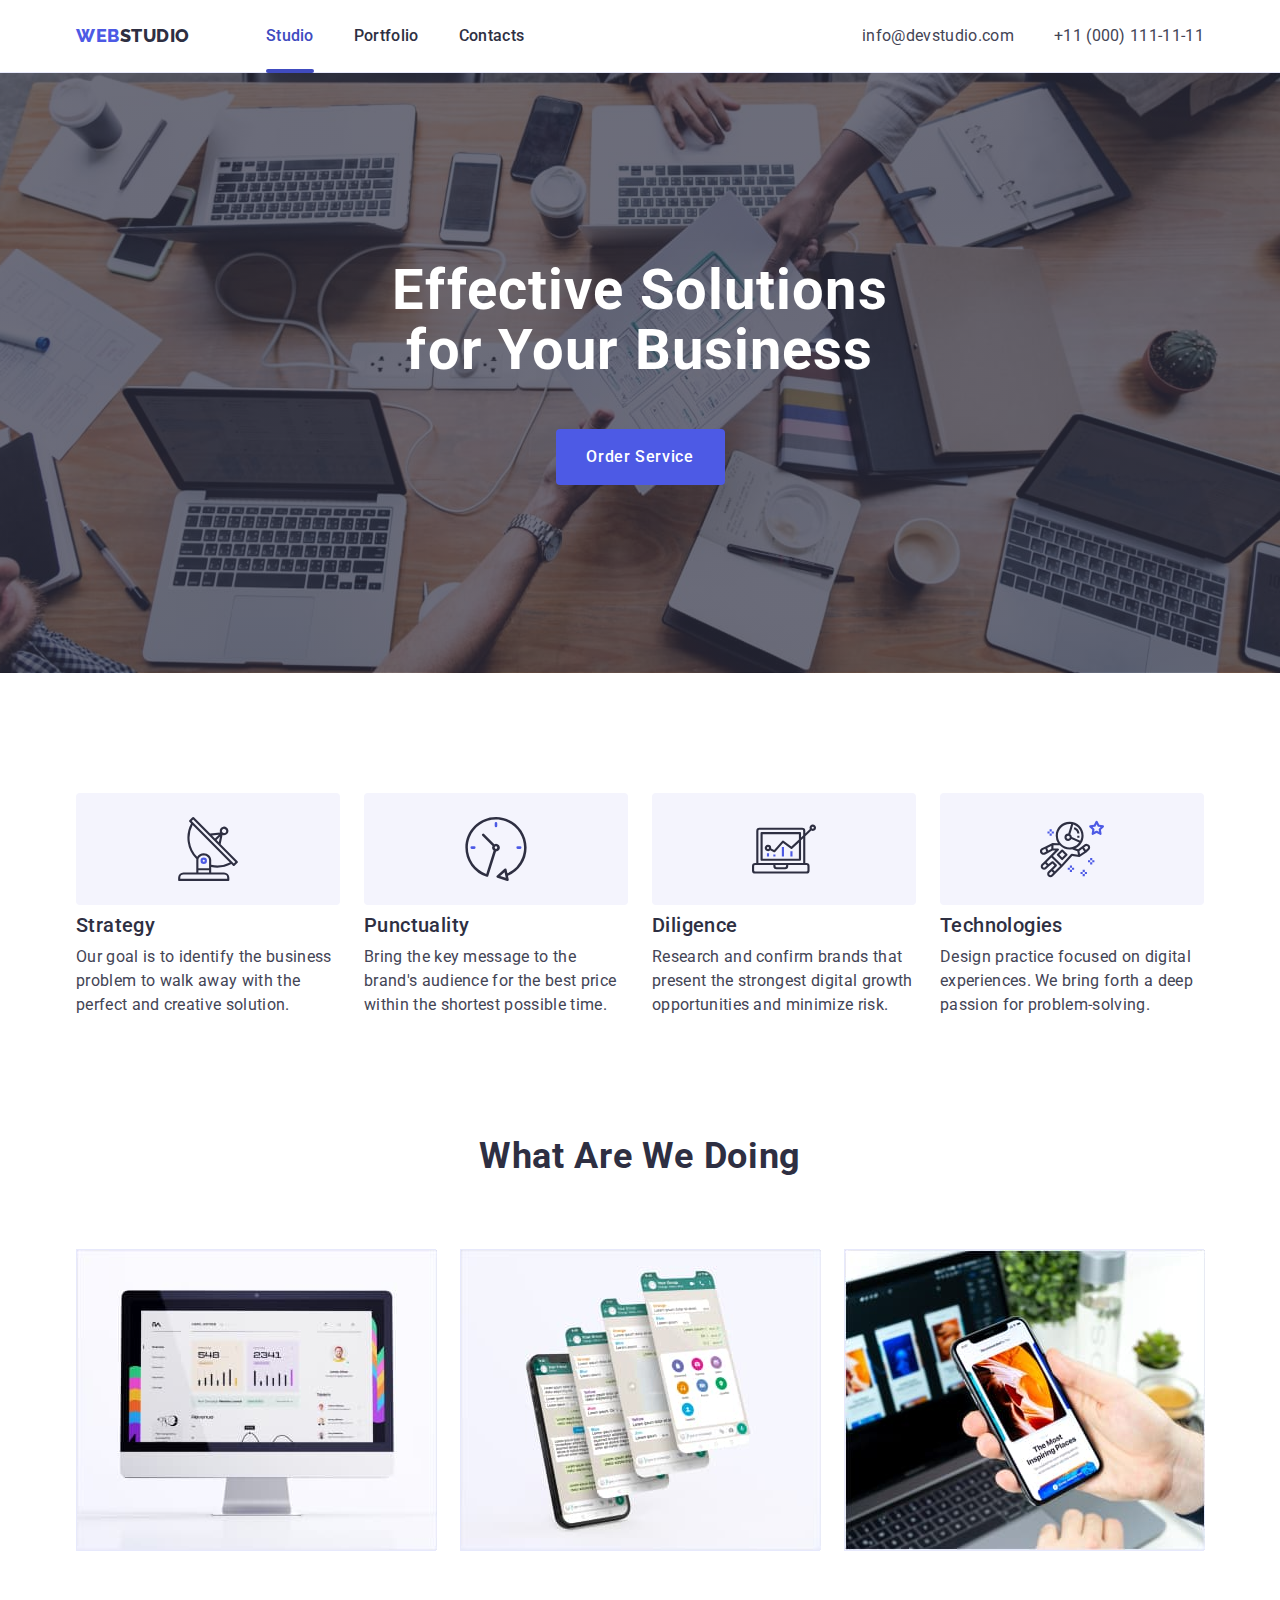
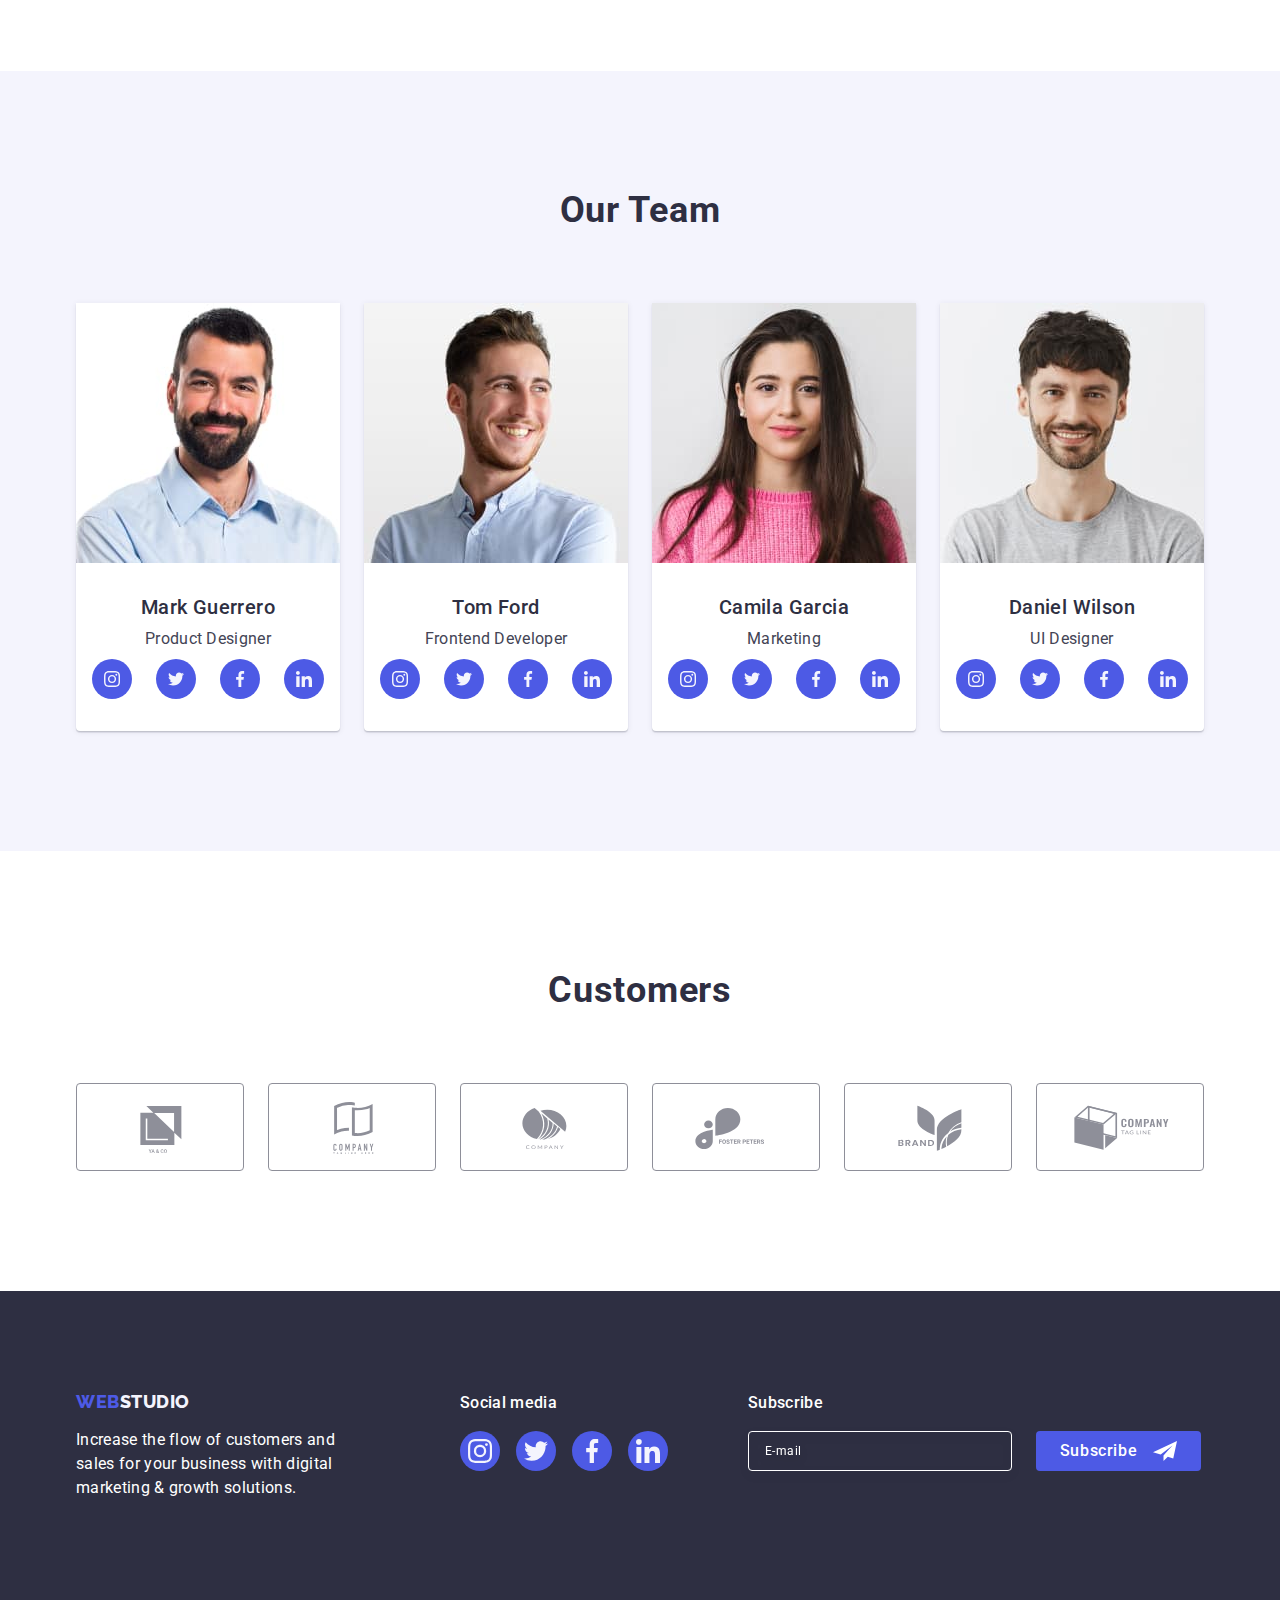
<file: index.html>
<!doctype html>
<html lang="en">
<head>
    <meta charset="UTF-8">
    <meta name="viewport" content="width=device-width, user-scalable=no, initial-scale=1.0, maximum-scale=1.0, minimum-scale=1.0">
    <meta http-equiv="X-UA-Compatible" content="ie=edge">
    <title>WEBSTUDIO</title>
    <link rel="preconnect" href="https://fonts.googleapis.com">
    <link rel="preconnect" href="https://fonts.gstatic.com" crossorigin>
    <link href="https://fonts.googleapis.com/css2?family=Raleway:wght@800&family=Roboto:wght@400;500;700;900&display=swap" rel="stylesheet">
    <link rel="stylesheet" href="https://cdnjs.cloudflare.com/ajax/libs/modern-normalize/1.0.0/modern-normalize.min.css">
    <link rel="stylesheet" href="./css/style.css">
</head>
<body>
<header class="header">
    <div class="container">
        <nav class="nav">
            <a href="./index.html" class="logo link header-logo">Web<span class="logo-black">Studio</span></a>
            <ul class="header-menu list">
                <li class="header-menu__item">
                    <a href="./index.html" class="header-menu__link active link">Studio</a>
                </li>
                <li class="header-menu__item">
                    <a href="./portfolio.html" class="header-menu__link link">Portfolio</a>
                </li>
                <li class="header-menu__item">
                    <a href="" class="header-menu__link link">Contacts</a>
                </li>
            </ul>
        </nav>
        <address class="header-address">
            <ul class="header-contact list">
                <li class="header-contact__item">
                    <a href="mailto:info@devstudio.com" class="header-contact__link link">info@devstudio.com</a>
                </li>
                <li class="header-contact__item">
                    <a href="tel:+110001111111" class="header-contact__link link">+11 (000) 111-11-11</a>
                </li>
            </ul>
        </address>
    </div>
</header>
    <main>
        <section class="section hero">
            <div class="container">
                <h1 class="hero-title">Effective Solutions for Your Business</h1>
                <button type="button" class="button hero-button" data-modal-open>Order Service</button>
            </div>
        </section>
        <section class="section benefits">
            <div class="container">
                <h2 hidden class="benefits-title visually-hidden">benefits</h2>
                <ul class="benefits-list list">
                    <li class="benefits-list-item">
                        <div class="benefits-item-image">
                            <svg class="benefits-icon" width="64" height="64">
                                <use href="./images/icons.svg#icon-antenna"></use>
                            </svg>
                        </div>
                        <h3 class="benefits-list-item-title list-title">Strategy</h3>
                        <p class="benefits-list-item-text list-text">Our goal is to identify the business problem to walk away with the perfect and creative solution.</p>
                    </li>
                    <li class="benefits-list-item">
                        <div class="benefits-item-image">
                            <svg class="benefits-icon" width="64" height="64">
                                <use href="./images/icons.svg#icon-clock"></use>
                            </svg>
                        </div>
                        <h3 class="benefits-list-item-title list-title">Punctuality</h3>
                        <p class="benefits-list-item-text list-text">Bring the key message to the brand's audience for the best price within the shortest possible time.</p>
                    </li>
                    <li class="benefits-list-item">
                        <div class="benefits-item-image">
                            <svg class="benefits-icon" width="64" height="64">
                                <use href="./images/icons.svg#icon-diagram"></use>
                            </svg>
                        </div>
                        <h3 class="benefits-list-item-title list-title">Diligence</h3>
                        <p class="benefits-list-item-text list-text">Research and confirm brands that present the strongest digital growth opportunities and minimize risk.</p>
                    </li>
                    <li class="benefits-list-item">
                        <div class="benefits-item-image">
                            <svg class="benefits-icon" width="64" height="64">
                                <use href="./images/icons.svg#icon-astronaut"></use>
                            </svg>
                        </div>
                        <h3 class="benefits-list-item-title list-title">Technologies</h3>
                        <p class="benefits-list-item-text list-text">Design practice focused on digital experiences. We bring forth a deep passion for problem-solving.</p>
                    </li>
                </ul>
            </div>
        </section>
        <section class="section services">
            <div class="container">
                <h2 class="services-title section-title">What are we doing</h2>
                <ul class="services-list list">
                    <li class="services-list__item">
                        <img src="./images/first.jpg" alt="in this image you can see monitor with opened web-site" width="360">
                    </li>
                    <li class="services-list__item">
                        <img src="./images/second.jpg" alt="in this image you can see mobile app" width="360">
                    </li>
                    <li class="services-list__item">
                        <img src="./images/third.jpg" alt="in this image you can see responsive web-site" width="360">
                    </li>
                </ul>
            </div>
        </section>
        <section class="section team">
            <div class="container">
                <h2 class="team-title section-title">Our Team</h2>
                <ul class="team-list list">
                    <li class="team-list__item">
                        <img src="./images/first-team.jpg" alt="in this image you can see our Product Designer Mark Guerrero" width="264">
                        <div class="team-list__item-inner">
                            <h3 class="list-title team-list__item-title">Mark Guerrero</h3>
                            <p class="team-list__item-work list-text">Product Designer</p>
                            <ul class="team-list__icons list">
                                <li class="team-list__icons-item">
                                    <a href="#" class="team-list__icon-wrapper" rel="noopener noreferrer">
                                        <svg class="team-list__icon" width="16" height="16">
                                            <use href="./images/icons.svg#icon-instagram"></use>
                                        </svg>
                                    </a>
                                </li>
                                <li class="team-list__icons-item">
                                    <a href="#" class="team-list__icon-wrapper" rel="noopener noreferrer">
                                        <svg class="team-list__icon" width="16" height="16">
                                            <use href="./images/icons.svg#icon-twitter"></use>
                                        </svg>
                                    </a>
                                </li>
                                <li class="team-list__icons-item">
                                    <a href="#" class="team-list__icon-wrapper" rel="noopener noreferrer">
                                        <svg class="team-list__icon" width="16" height="16">
                                            <use href="./images/icons.svg#icon-facebook"></use>
                                        </svg>
                                    </a>
                                </li>
                                <li class="team-list__icons-item">
                                    <a href="#" class="team-list__icon-wrapper" rel="noopener noreferrer">
                                        <svg class="team-list__icon" width="16" height="16">
                                            <use href="./images/icons.svg#icon-linkedin"></use>
                                        </svg>
                                    </a>
                                </li>
                            </ul>
                        </div>
                    </li>
                    <li class="team-list__item">
                        <img src="./images/second-team.jpg" alt="in this image you can see our Frontend Developer Tom Ford" width="264">
                        <div class="team-list__item-inner">
                            <h3 class="list-title team-list__item-title">Tom Ford</h3>
                            <p class="team-list__item-work list-text">Frontend Developer</p>
                            <ul class="team-list__icons list">
                                <li class="team-list__icons-item">
                                    <a href="#" class="team-list__icon-wrapper" rel="noopener noreferrer">
                                        <svg class="team-list__icon" width="16" height="16">
                                            <use href="./images/icons.svg#icon-instagram"></use>
                                        </svg>
                                    </a>
                                </li>
                                <li class="team-list__icons-item">
                                    <a href="#" class="team-list__icon-wrapper" rel="noopener noreferrer">
                                        <svg class="team-list__icon" width="16" height="16">
                                            <use href="./images/icons.svg#icon-twitter"></use>
                                        </svg>
                                    </a>
                                </li>
                                <li class="team-list__icons-item">
                                    <a href="#" class="team-list__icon-wrapper" rel="noopener noreferrer">
                                        <svg class="team-list__icon" width="16" height="16">
                                            <use href="./images/icons.svg#icon-facebook"></use>
                                        </svg>
                                    </a>
                                </li>
                                <li class="team-list__icons-item">
                                    <a href="#" class="team-list__icon-wrapper" rel="noopener noreferrer">
                                        <svg class="team-list__icon" width="16" height="16">
                                            <use href="./images/icons.svg#icon-linkedin"></use>
                                        </svg>
                                    </a>
                                </li>
                            </ul>
                        </div>
                    </li>
                    <li class="team-list__item">
                        <img src="./images/third-team.jpg" alt="in this image you can see our Camila Garcia, she is work at Marketing staff" width="264">
                        <div class="team-list__item-inner">
                            <h3 class="list-title team-list__item-title">Camila Garcia</h3>
                            <p class="team-list__item-work list-text">Marketing</p>
                            <ul class="team-list__icons list">
                                <li class="team-list__icons-item">
                                    <a href="#" class="team-list__icon-wrapper" rel="noopener noreferrer">
                                        <svg class="team-list__icon" width="16" height="16">
                                            <use href="./images/icons.svg#icon-instagram"></use>
                                        </svg>
                                    </a>
                                </li>
                                <li class="team-list__icons-item">
                                    <a href="#" class="team-list__icon-wrapper" rel="noopener noreferrer">
                                        <svg class="team-list__icon" width="16" height="16">
                                            <use href="./images/icons.svg#icon-twitter"></use>
                                        </svg>
                                    </a>
                                </li>
                                <li class="team-list__icons-item">
                                    <a href="#" class="team-list__icon-wrapper" rel="noopener noreferrer">
                                        <svg class="team-list__icon" width="16" height="16">
                                            <use href="./images/icons.svg#icon-facebook"></use>
                                        </svg>
                                    </a>
                                </li>
                                <li class="team-list__icons-item">
                                    <a href="#" class="team-list__icon-wrapper" rel="noopener noreferrer">
                                        <svg class="team-list__icon" width="16" height="16">
                                            <use href="./images/icons.svg#icon-linkedin"></use>
                                        </svg>
                                    </a>
                                </li>
                            </ul>
                        </div>
                    </li>
                    <li class="team-list__item">
                        <img src="./images/fourth-team.jpg" alt="in this image you can see our UI Designer Daniel Wilson" width="264">
                        <div class="team-list__item-inner">
                            <h3 class="list-title team-list__item-title">Daniel Wilson</h3>
                            <p class="team-list__item-work list-text">UI Designer</p>
                            <ul class="team-list__icons list">
                                <li class="team-list__icons-item">
                                    <a href="#" class="team-list__icon-wrapper" rel="noopener noreferrer">
                                        <svg class="team-list__icon" width="16" height="16">
                                            <use href="./images/icons.svg#icon-instagram"></use>
                                        </svg>
                                    </a>
                                </li>
                                <li class="team-list__icons-item">
                                    <a href="#" class="team-list__icon-wrapper" rel="noopener noreferrer">
                                        <svg class="team-list__icon" width="16" height="16">
                                            <use href="./images/icons.svg#icon-twitter"></use>
                                        </svg>
                                    </a>
                                </li>
                                <li class="team-list__icons-item">
                                    <a href="#" class="team-list__icon-wrapper" rel="noopener noreferrer">
                                        <svg class="team-list__icon" width="16" height="16">
                                            <use href="./images/icons.svg#icon-facebook"></use>
                                        </svg>
                                    </a>
                                </li>
                                <li class="team-list__icons-item">
                                    <a href="#" class="team-list__icon-wrapper" rel="noopener noreferrer">
                                        <svg class="team-list__icon" width="16" height="16">
                                            <use href="./images/icons.svg#icon-linkedin"></use>
                                        </svg>
                                    </a>
                                </li>
                            </ul>
                        </div>
                    </li>
                </ul>
            </div>
        </section>
        <section class="section customers">
            <div class="container">
                <h2 class="customers-title section-title">Customers</h2>
                <ul class="customers-list list">
                    <li class="customers-list__item-wrapper">
                        <a href="#" class="customers-list__item" rel="noopener noreferrer">
                            <svg class="customers-list__icon" width="104" height="56">
                                <use href="./images/icons.svg#icon-Logo"></use>
                            </svg>
                        </a>
                    </li>
                    <li class="customers-list__item-wrapper">
                        <a href="#" class="customers-list__item" rel="noopener noreferrer">
                            <svg class="customers-list__icon" width="104" height="56">
                                <use href="./images/icons.svg#icon-Logo-2"></use>
                            </svg>
                        </a>
                    </li>
                    <li class="customers-list__item-wrapper">
                        <a href="#" class="customers-list__item" rel="noopener noreferrer">
                            <svg class="customers-list__icon" width="104" height="56">
                                <use href="./images/icons.svg#icon-Logo-3"></use>
                            </svg>
                        </a>
                    </li>
                    <li class="customers-list__item-wrapper">
                        <a href="#" class="customers-list__item" rel="noopener noreferrer">
                            <svg class="customers-list__icon" width="104" height="56">
                                <use href="./images/icons.svg#icon-Logo-4"></use>
                            </svg>
                        </a>
                    </li>
                    <li class="customers-list__item-wrapper">
                        <a href="#" class="customers-list__item" rel="noopener noreferrer">
                            <svg class="customers-list__icon" width="104" height="56">
                                <use href="./images/icons.svg#icon-Logo-5"></use>
                            </svg>
                        </a>
                    </li>
                    <li class="customers-list__item-wrapper">
                        <a href="#" class="customers-list__item" rel="noopener noreferrer">
                            <svg class="customers-list__icon" width="104" height="56">
                                <use href="./images/icons.svg#icon-Logo-6"></use>
                            </svg>
                        </a>
                    </li>
                </ul>
            </div>
        </section>
    </main>
    <footer class="footer">
        <div class="container footer-container">
            <div class="footer-info">
                <a href="./index.html" class="logo link footer-logo">Web<span class="logo-white">Studio</span></a>
                <p class="footer-info__text">Increase the flow of customers and sales for your business with digital marketing & growth solutions.</p>
            </div>
            <div class="footer-social">
                <p class="footer-info__text footer-social_title">Social media</p>
                <ul class="team-list__icons footer-social__list list">
                    <li class="footer-social__list-item">
                        <a href="#" class="team-list__icon-wrapper" rel="noopener noreferrer">
                            <svg class="team-list__icon" width="24" height="24">
                                <use href="./images/icons.svg#icon-instagram"></use>
                            </svg>
                        </a>
                    </li>
                    <li class="footer-social__list-item">
                        <a href="#" class="team-list__icon-wrapper" rel="noopener noreferrer">
                            <svg class="team-list__icon" width="24" height="24">
                                <use href="./images/icons.svg#icon-twitter"></use>
                            </svg>
                        </a>
                    </li>
                    <li class="footer-social__list-item">
                        <a href="#" class="team-list__icon-wrapper" rel="noopener noreferrer">
                            <svg class="team-list__icon" width="24" height="24">
                                <use href="./images/icons.svg#icon-facebook"></use>
                            </svg>
                        </a>
                    </li>
                    <li class="footer-social__list-item">
                        <a href="#" class="team-list__icon-wrapper" rel="noopener noreferrer">
                            <svg class="team-list__icon" width="24" height="24">
                                <use href="./images/icons.svg#icon-linkedin"></use>
                            </svg>
                        </a>
                    </li>
                </ul>
            </div>
            <div class="footer-form">
                <p class="footer-form__text">Subscribe</p>
                <form class="footer-form__form">
                    <label for="footer-input" class="footer-form__label">
                        <input type="email" name="footer-input" id="footer-input" placeholder="E-mail" class="footer-form__input">
                    </label>
                    <button type="submit" class="footer-form__submit">
                        Subscribe
                        <svg class="footer-form__icon" width="24" height="24">
                            <use href="./images/icons-pack.svg#icon-telegram"></use>
                        </svg>
                    </button>
                </form>
            </div>
        </div>
    </footer>
    <div class="modal-wrapper is-hidden" data-modal>
        <div class="modal">
            <button type="button" class="modal-close" data-modal-close>
                <svg class="modal-close__icon" width="8" height="8">
                    <use href="./images/icon-set.svg#icon-close"></use>
                </svg>
            </button>
            <p class="modal-title">Leave your contacts and we will call you back</p>
            <form class="modal-form">
                <div class="modal-form__inner">
                    <label for="user-name" class="modal-form__label">
                        Name
                    </label>
                    <div class="modal-form__input-wrapper">
                        <input class="modal-form__input" type="text" name="user-name" id="user-name">
                        <svg class="modal-form__icon" width="18" height="24">
                            <use href="./images/icons-pack.svg#icon-person"></use>
                        </svg>
                    </div>
                </div>
                <div class="modal-form__inner">
                    <label for="user-phone" class="modal-form__label">
                        Phone
                    </label>
                    <div class="modal-form__input-wrapper">
                        <input class="modal-form__input" type="tel" name="user-phone" id="user-phone">
                        <svg class="modal-form__icon" width="18" height="24">
                            <use href="./images/icons-pack.svg#icon-phone"></use>
                        </svg>
                    </div>
                </div>
                <div class="modal-form__inner">
                    <label for="user-email" class="modal-form__label">
                        Email
                    </label>
                    <div class="modal-form__input-wrapper">
                        <input class="modal-form__input" type="email" name="user-email" id="user-email">
                        <svg class="modal-form__icon" width="18" height="24">
                            <use href="./images/icons-pack.svg#icon-email"></use>
                        </svg>
                    </div>
                </div>
                <div class="modal-form__inner two">
                    <label for="user-comment" class="modal-form__label">
                        Comment
                    </label>
                    <textarea name="user-comment" id="user-comment" placeholder="Text input" class="modal-form__textarea"></textarea>
                </div>
                <div class="modal-form__inner three">
                    <input type="checkbox" id="user-privacy" value="true" name="user-privacy" class="modal-form__checkbox visually-hidden">
                    <label for="user-privacy" class="modal-form__label two">
                        <span class="modal-form__label-inner">
                            <svg class="modal-form__icon check" width="10" height="8">
                                <use href="./images/icons-pack.svg#icon-check"></use>
                            </svg>
                        </span>
                        I accept the terms and conditions of the
                        <a href="#" class="modal-form__link">Privacy Policy</a>
                    </label>
                </div>
                <button type="submit" class="modal-form__submit">Send</button>
            </form>
        </div>
    </div>
    <script src="./js/modal.js"></script>
</body>
</html>
</file>
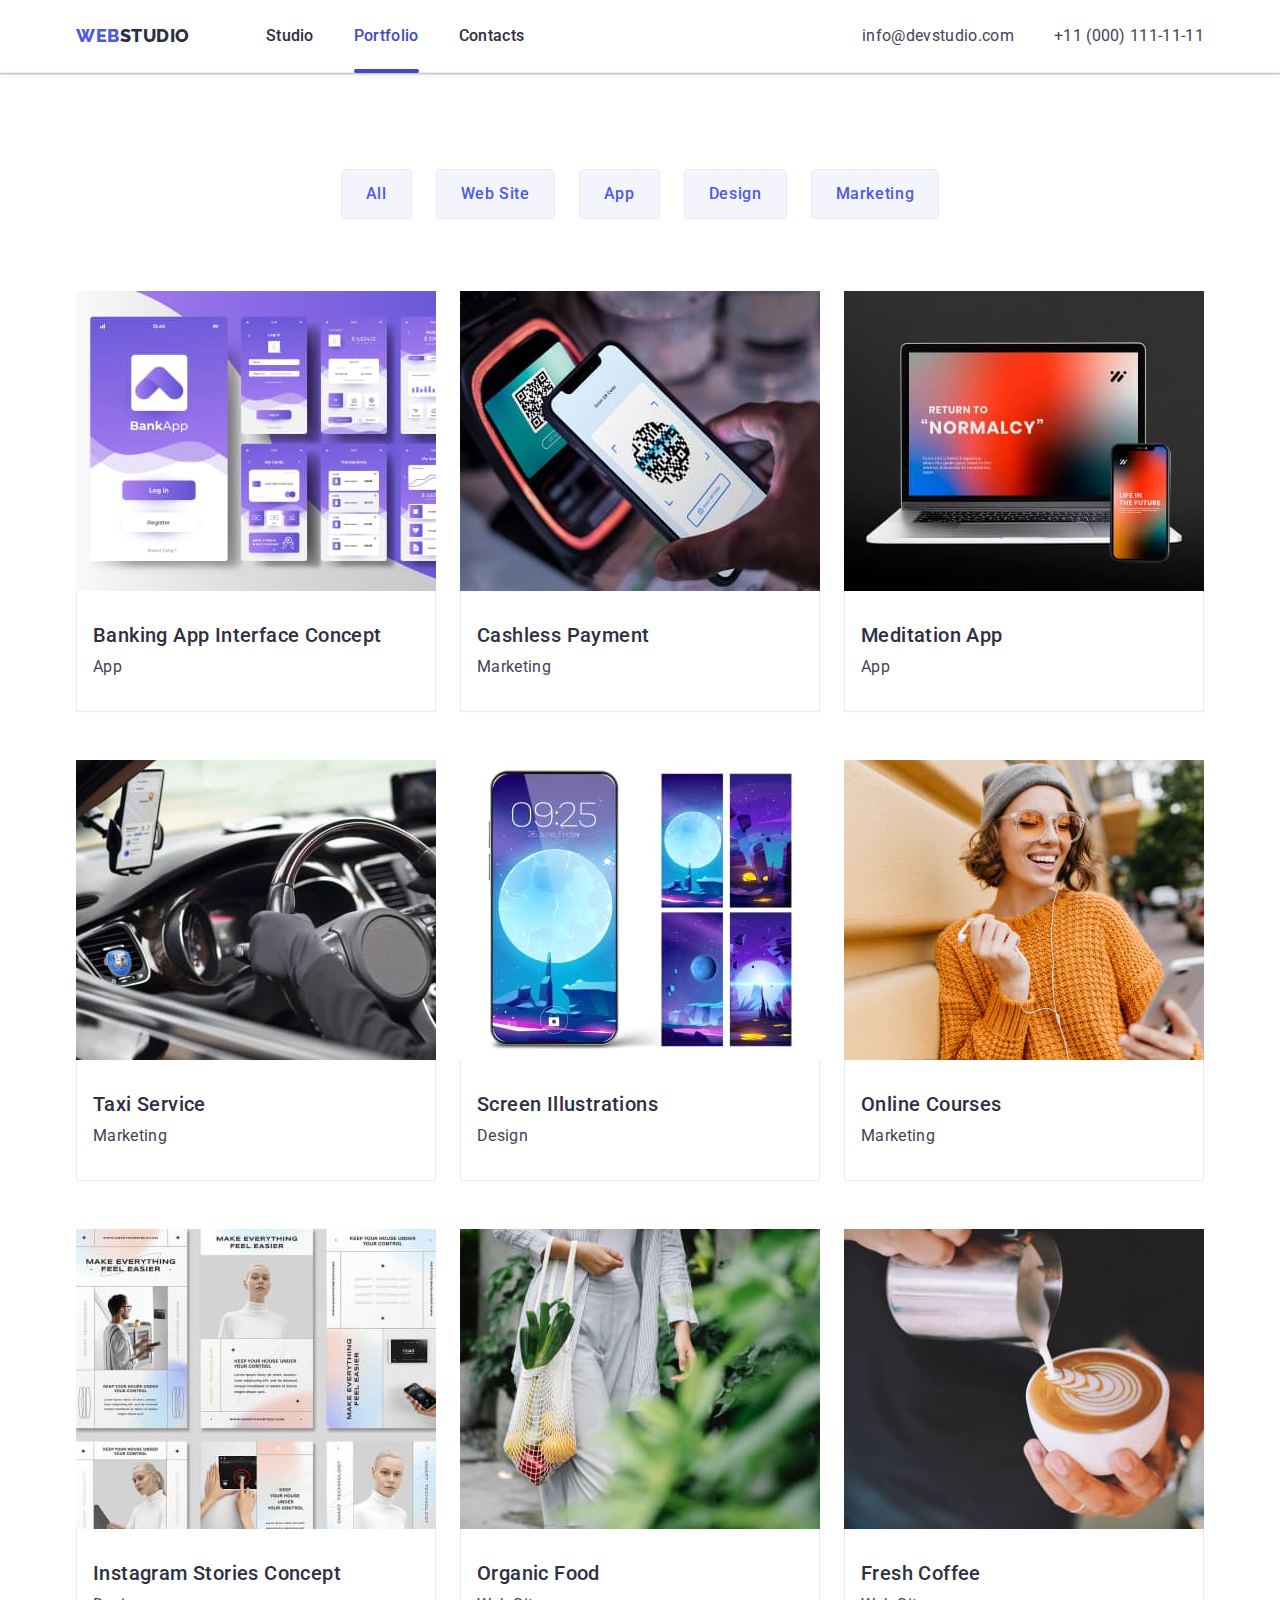
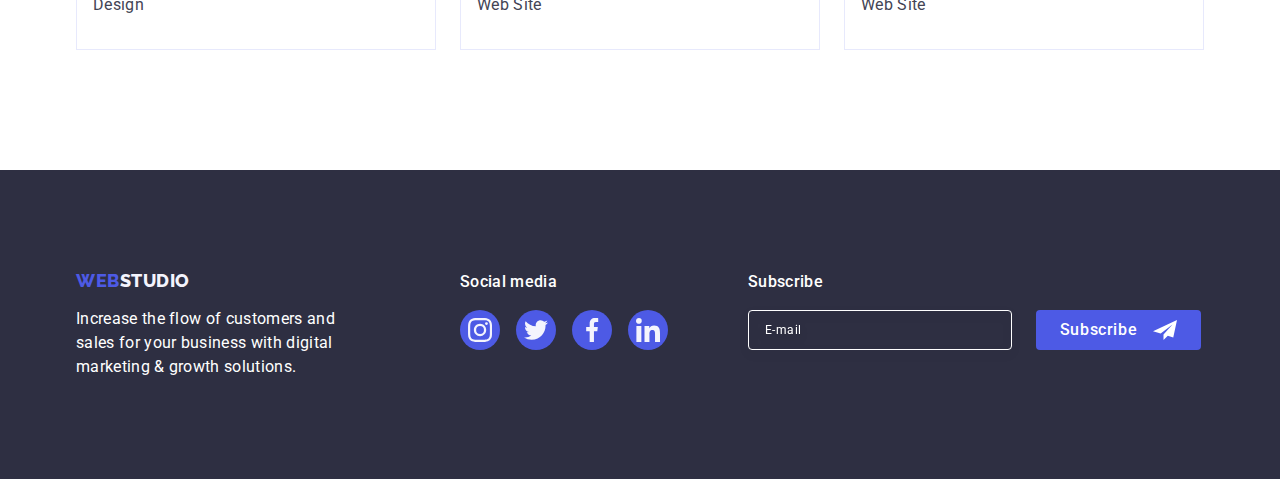
<file: portfolio.html>
<!doctype html>
<html lang="en">
<head>
    <meta charset="UTF-8">
    <meta name="viewport" content="width=device-width, user-scalable=no, initial-scale=1.0, maximum-scale=1.0, minimum-scale=1.0">
    <meta http-equiv="X-UA-Compatible" content="ie=edge">
    <title>WEBSTUDIO</title>
    <link rel="preconnect" href="https://fonts.googleapis.com">
    <link rel="preconnect" href="https://fonts.gstatic.com" crossorigin>
    <link href="https://fonts.googleapis.com/css2?family=Raleway:wght@800&family=Roboto:wght@400;500;700;900&display=swap" rel="stylesheet">
    <link rel="stylesheet" href="https://cdnjs.cloudflare.com/ajax/libs/modern-normalize/1.0.0/modern-normalize.min.css">
    <link rel="stylesheet" href="./css/style.css">
</head>
<body>
    <header class="header">
        <div class="container">
            <nav class="nav">
                <a href="./index.html" class="logo link header-logo">Web<span class="logo-black">Studio</span></a>
                <ul class="header-menu list">
                    <li class="header-menu__item">
                        <a href="./index.html" class="header-menu__link link">Studio</a>
                    </li>
                    <li class="header-menu__item">
                        <a href="./portfolio.html" class="header-menu__link active link">Portfolio</a>
                    </li>
                    <li class="header-menu__item">
                        <a href="" class="header-menu__link link">Contacts</a>
                    </li>
                </ul>
            </nav>
            <address class="header-address">
                <ul class="header-contact list">
                    <li class="header-contact__item">
                        <a href="mailto:info@devstudio.com" class="header-contact__link link">info@devstudio.com</a>
                    </li>
                    <li class="header-contact__item">
                        <a href="tel:+110001111111" class="header-contact__link link">+11 (000) 111-11-11</a>
                    </li>
                </ul>
            </address>
        </div>
    </header>
    <main>
        <section class="section portfolio">
            <div class="container">
                <h1 class="hidden-title" hidden>Portfolio</h1>
                <ul class="portfolio-nav list">
                    <li>
                        <button type="button" class="button portfolio-nav__button">
                            All
                        </button>
                    </li>
                    <li>
                        <button type="button" class="button portfolio-nav__button">
                            Web Site
                        </button>
                    </li>
                    <li>
                        <button type="button" class="button portfolio-nav__button">
                            App
                        </button>
                    </li>
                    <li>
                        <button type="button" class="button portfolio-nav__button">
                            Design
                        </button>
                    </li>
                    <li>
                        <button type="button" class="button portfolio-nav__button">
                            Marketing
                        </button>
                    </li>
                </ul>
                <ul class="portfolio-list list">
                    <li class="portfolio-list__item-wrapper">
                        <a href="" class="portfolio-list__item link">
                            <div class="portfolio-list__item-image">
                                <img src="./images/img-6-2.jpg" alt="web-site" width="360">
                                <p class="portfolio-list__description">14 Stylish and User-Friendly App Design Concepts · Task Manager App · Calorie Tracker App · Exotic Fruit Ecommerce App · Cloud Storage App</p>
                            </div>
                            <div class="portfolio-list__item-inner">
                                <h2 class="portfolio-list__title list-title">Banking App Interface Concept</h2>
                                <p class="list-text">App</p>
                            </div>
                        </a>
                    </li>
                    <li class="portfolio-list__item-wrapper">
                        <a href="" class="portfolio-list__item link">
                            <div class="portfolio-list__item-image">
                                <img src="./images/img-7-2.jpg" alt="scan qr-code" width="360">
                                <p class="portfolio-list__description">14 Stylish and User-Friendly App Design Concepts · Task Manager App · Calorie Tracker App · Exotic Fruit Ecommerce App · Cloud Storage App</p>
                            </div>
                            <div class="portfolio-list__item-inner">
                                <h2 class="portfolio-list__title list-title">Cashless Payment</h2>
                                <p class="list-text">Marketing</p>
                            </div>
                        </a>
                    </li>
                    <li class="portfolio-list__item-wrapper">
                        <a href="" class="portfolio-list__item link">
                            <div class="portfolio-list__item-image">
                                <img src="./images/img-8-2.jpg" alt="responsive web-site" width="360">
                                <p class="portfolio-list__description">14 Stylish and User-Friendly App Design Concepts · Task Manager App · Calorie Tracker App · Exotic Fruit Ecommerce App · Cloud Storage App</p>
                            </div>
                            <div class="portfolio-list__item-inner">
                                <h2 class="portfolio-list__title list-title">Meditation App</h2>
                                <p class="list-text">App</p>
                            </div>
                        </a>
                    </li>
                    <li class="portfolio-list__item-wrapper">
                        <a href="" class="portfolio-list__item link">
                            <div class="portfolio-list__item-image">
                                <img src="./images/img-9-2.jpg" alt="drive a car" width="360">
                                <p class="portfolio-list__description">14 Stylish and User-Friendly App Design Concepts · Task Manager App · Calorie Tracker App · Exotic Fruit Ecommerce App · Cloud Storage App</p>
                            </div>
                            <div class="portfolio-list__item-inner">
                                <h2 class="portfolio-list__title list-title">Taxi Service</h2>
                                <p class="list-text">Marketing</p>
                            </div>
                        </a>
                    </li>
                    <li class="portfolio-list__item-wrapper">
                        <a href="" class="portfolio-list__item link">
                            <div class="portfolio-list__item-image">
                                <img src="./images/img-10-2.jpg" alt="background in mobile phone" width="360">
                                <p class="portfolio-list__description">14 Stylish and User-Friendly App Design Concepts · Task Manager App · Calorie Tracker App · Exotic Fruit Ecommerce App · Cloud Storage App</p>
                            </div>
                            <div class="portfolio-list__item-inner">
                                <h2 class="portfolio-list__title list-title">Screen Illustrations</h2>
                                <p class="list-text">Design</p>
                            </div>
                        </a>
                    </li>
                    <li class="portfolio-list__item-wrapper">
                        <a href="" class="portfolio-list__item link">
                            <div class="portfolio-list__item-image">
                                <img src="./images/img-11-2.jpg" alt="speak with use mobile phone" width="360">
                                <p class="portfolio-list__description">14 Stylish and User-Friendly App Design Concepts · Task Manager App · Calorie Tracker App · Exotic Fruit Ecommerce App · Cloud Storage App</p>
                            </div>
                            <div class="portfolio-list__item-inner">
                                <h2 class="portfolio-list__title list-title">Online Courses</h2>
                                <p class="list-text">Marketing</p>
                            </div>
                        </a>
                    </li>
                    <li class="portfolio-list__item-wrapper">
                        <a href="" class="portfolio-list__item link">
                            <div class="portfolio-list__item-image">
                                <img src="./images/img-12-2.jpg" alt="user stories in instagram" width="360">
                                <p class="portfolio-list__description">14 Stylish and User-Friendly App Design Concepts · Task Manager App · Calorie Tracker App · Exotic Fruit Ecommerce App · Cloud Storage App</p>
                            </div>
                            <div class="portfolio-list__item-inner">
                                <h2 class="portfolio-list__title list-title">Instagram Stories Concept</h2>
                                <p class="list-text">Design</p>
                            </div>
                        </a>
                    </li>
                    <li class="portfolio-list__item-wrapper">
                        <a href="" class="portfolio-list__item link">
                            <div class="portfolio-list__item-image">
                                <img src="./images/img-13-2.jpg" alt="organic food" width="360">
                                <p class="portfolio-list__description">14 Stylish and User-Friendly App Design Concepts · Task Manager App · Calorie Tracker App · Exotic Fruit Ecommerce App · Cloud Storage App</p>
                            </div>
                            <div class="portfolio-list__item-inner">
                                <h2 class="portfolio-list__title list-title">Organic Food</h2>
                                <p class="list-text">Web Site</p>
                            </div>
                        </a>
                    </li>
                    <li class="portfolio-list__item-wrapper">
                        <a href="" class="portfolio-list__item link">
                            <div class="portfolio-list__item-image">
                                <img src="./images/img-14-2.jpg" alt="coffee" width="360">
                                <p class="portfolio-list__description">14 Stylish and User-Friendly App Design Concepts · Task Manager App · Calorie Tracker App · Exotic Fruit Ecommerce App · Cloud Storage App</p>
                            </div>
                            <div class="portfolio-list__item-inner">
                                <h2 class="portfolio-list__title list-title">Fresh Coffee</h2>
                                <p class="list-text">Web Site</p>
                            </div>
                        </a>
                    </li>
                </ul>
            </div>
        </section>
    </main>
    <footer class="footer">
        <div class="container footer-container">
            <div class="footer-info">
                <a href="./index.html" class="logo link footer-logo">Web<span class="logo-white">Studio</span></a>
                <p class="footer-info__text">Increase the flow of customers and sales for your business with digital marketing & growth solutions.</p>
            </div>
            <div class="footer-social">
                <p class="footer-info__text footer-social_title">Social media</p>
                <ul class="team-list__icons footer-social__list list">
                    <li class="footer-social__list-item">
                        <a href="#" class="team-list__icon-wrapper" rel="noopener noreferrer">
                            <svg class="team-list__icon" width="24" height="24">
                                <use href="./images/icons.svg#icon-instagram"></use>
                            </svg>
                        </a>
                    </li>
                    <li class="footer-social__list-item">
                        <a href="#" class="team-list__icon-wrapper" rel="noopener noreferrer">
                            <svg class="team-list__icon" width="24" height="24">
                                <use href="./images/icons.svg#icon-twitter"></use>
                            </svg>
                        </a>
                    </li>
                    <li class="footer-social__list-item">
                        <a href="#" class="team-list__icon-wrapper" rel="noopener noreferrer">
                            <svg class="team-list__icon" width="24" height="24">
                                <use href="./images/icons.svg#icon-facebook"></use>
                            </svg>
                        </a>
                    </li>
                    <li class="footer-social__list-item">
                        <a href="#" class="team-list__icon-wrapper" rel="noopener noreferrer">
                            <svg class="team-list__icon" width="24" height="24">
                                <use href="./images/icons.svg#icon-linkedin"></use>
                            </svg>
                        </a>
                    </li>
                </ul>
            </div>
            <div class="footer-form">
                <p class="footer-form__text">Subscribe</p>
                <form class="footer-form__form">
                    <label for="footer-input" class="footer-form__label">
                        <input type="email" name="footer-input" id="footer-input" placeholder="E-mail" class="footer-form__input">
                    </label>
                    <button type="submit" class="footer-form__submit">
                        Subscribe
                        <svg class="footer-form__icon" width="24" height="24">
                            <use href="./images/icons-pack.svg#icon-telegram"></use>
                        </svg>
                    </button>
                </form>
            </div>
        </div>
    </footer>
    <div class="modal-wrapper is-hidden" data-modal>
        <div class="modal">
            <button type="button" class="modal-close" data-modal-close>
                <svg class="modal-close__icon" width="8" height="8">
                    <use href="./images/icon-set.svg#icon-close"></use>
                </svg>
            </button>
            <p class="modal-title">Leave your contacts and we will call you back</p>
            <form class="modal-form">
                <div class="modal-form__inner">
                    <label for="user-name" class="modal-form__label">
                        Name
                    </label>
                    <div class="modal-form__input-wrapper">
                        <input class="modal-form__input" type="text" name="user-name" id="user-name">
                        <svg class="modal-form__icon" width="18" height="24">
                            <use href="./images/icons-pack.svg#icon-person"></use>
                        </svg>
                    </div>
                </div>
                <div class="modal-form__inner">
                    <label for="user-phone" class="modal-form__label">
                        Phone
                    </label>
                    <div class="modal-form__input-wrapper">
                        <input class="modal-form__input" type="tel" name="user-phone" id="user-phone">
                        <svg class="modal-form__icon" width="18" height="24">
                            <use href="./images/icons-pack.svg#icon-phone"></use>
                        </svg>
                    </div>
                </div>
                <div class="modal-form__inner">
                    <label for="user-email" class="modal-form__label">
                        Email
                    </label>
                    <div class="modal-form__input-wrapper">
                        <input class="modal-form__input" type="email" name="user-email" id="user-email">
                        <svg class="modal-form__icon" width="18" height="24">
                            <use href="./images/icons-pack.svg#icon-email"></use>
                        </svg>
                    </div>
                </div>
                <div class="modal-form__inner two">
                    <label for="user-comment" class="modal-form__label">
                        Comment
                    </label>
                    <textarea name="user-comment" id="user-comment" placeholder="Text input" class="modal-form__textarea"></textarea>
                </div>
                <div class="modal-form__inner three">
                    <input type="checkbox" id="user-privacy" value="true" name="user-privacy" class="modal-form__checkbox visually-hidden">
                    <label for="user-privacy" class="modal-form__label two">
                        <span class="modal-form__label-inner">
                            <svg class="modal-form__icon check" width="10" height="8">
                                <use href="./images/icons-pack.svg#icon-check"></use>
                            </svg>
                        </span>
                        I accept the terms and conditions of the
                        <a href="#" class="modal-form__link">Privacy Policy</a>
                    </label>
                </div>
                <button type="submit" class="modal-form__submit">Send</button>
            </form>
        </div>
    </div>
    <script src="./js/modal.js"></script>
</body>
</html>
</file>
<file: css/style.css>
:root {
    --text-color-black: #2e2f42;
    --text-color-blue: #4d5ae5;
    --text-color-grey: #434455;
    --color-white: #F4F4FD;
    --color-light-blue: #e7e9fc;
    --color-grey: #8e8f99;
    --color-dark-blue: #404bbf;
}

body {
    font-family: "Roboto", sans-serif;
    color: #434455;
    background-color: #FFFFFF;
}
ul {
    padding-left: 0;
}
h1,
h2,
h3,
h4,
h5,
h6,
p,
ul
{
    margin: 0;
}
.visually-hidden {
    position: absolute;
    width: 1px;
    height: 1px;
    margin: -1px;
    border: 0;
    padding: 0;

    white-space: nowrap;
    clip-path: inset(100%);
    clip: rect(0 0 0 0);
    overflow: hidden;
}
.link {
    text-decoration: none;
    display: inline-block;
}
.list {
    list-style: none;
    display: flex;
    margin: 0;
    padding: 0;
}
.is-hidden {
    opacity: 0;
    visibility: hidden;
    pointer-events: none;
}
img {
    display: block;
}

.container {
    width: 1158px;
    margin: 0 auto;
    padding: 0 15px;
}
.header .container {
    display: flex;
}
.logo {
    font-family: "Raleway", sans-serif;
    font-weight: 800;
    font-size: 18px;
    line-height: 1.17;
    letter-spacing: 0.03em;
    text-transform: uppercase;
    color: #4d5ae5;
}
.logo-black {
    color: #2e2f42;
}
.logo-white {
    color: #f4f4fd;
}
.footer-logo {
    margin-bottom: 18px;
}
.header {
    border-bottom: 1px solid #e7e9fc;
    box-shadow: 0 2px 1px rgba(46, 47, 66, 0.08), 0 1px 1px rgba(46, 47, 66, 0.16), 0 1px 6px rgba(46, 47, 66, 0.08);
}
.header-menu {
    display: flex;
    gap: 40px;
}
.header-menu__link {
    font-weight: 500;
    font-size: 16px;
    line-height: 1.5;
    letter-spacing: 0.02em;
    color: #2e2f42;
    padding: 24px 0;
    position: relative;
    /*color: #404bbf;*/
    transition: color 250ms cubic-bezier(0.4, 0, 0.2, 1);
}
.header-menu__link:after {
    content: '';
    position: absolute;
    left: 0;
    bottom: -1px;
    height: 4px;
    background-color: #404bbf;
    border-radius: 2px;
    width: 0;
    /*visibility: hidden;*/
    /*opacity: 0;*/
    transition: width 250ms cubic-bezier(0.4, 0, 0.2, 1);
}
.header-menu__item:hover .header-menu__link:after {
    /*opacity: 1;*/
    /*visibility: visible;*/
    width: 100%;
}
.header-menu__link.active {
    color: #404bbf;
}

.header-menu__link.active:after {
    width: 100%;
}

.header-menu__link:hover,
.header-menu__link:focus
{
    color: var(--color-dark-blue);
}
.header-address {
    font-style: normal;
    display: flex;
    align-items: center;
    margin-left: auto;
}
.header-contact__link {
    line-height: 1.5;
    letter-spacing: 0.02em;
    color: #434455;
    transition: color 250ms cubic-bezier(0.4, 0, 0.2, 1);
}
.header-contact {
    gap: 40px;
}
.header-contact__link:hover,
.header-contact__link:focus
{
    color: var(--color-dark-blue);
}
.header .nav {
    display: flex;
    align-items: center;
}
.header-logo {
    margin-right: 76px;
}
.footer {
    background-color: #2e2f42;
    padding: 100px 0;
}
.footer-container {
    display: flex;
    align-items: baseline;
}
.footer-info {
    margin-right: 120px;
}
.footer-logo {
    display: inline-block;
    margin-bottom: 16px;
}
.footer-info__text {
    max-width: 264px;
    color: #FFFFFF;
    letter-spacing: 0.02em;
    line-height: 1.5
}
.footer-social {
    margin-right: 80px;
}
.footer-social_title {
    font-weight: 500;
    margin-bottom: 16px;
}
.footer-form__text {
    margin-bottom: 16px;
    font-weight: 500;
    font-size: 16px;
    line-height: 1.5;
    letter-spacing: 0.02em;
    color: #ffffff;
}
.footer-form__form {
    display: flex;
    gap: 24px;
}
.footer-form__input {
    width: 264px;
    height: 40px;
    border: 1px solid #ffffff;
    background-color: transparent;
    font-size: 12px;
    line-height: 1.5;
    letter-spacing: 0.04em;
    padding-left: 16px;
    filter: drop-shadow(0px 4px 4px rgba(0, 0, 0, 0.15));
    border-radius: 4px;
    color: #ffffff;
}
.footer-form__input::placeholder {
    color: #ffffff;
}
.footer-form__submit {
    min-width: 165px;
    height: 40px;
    display: flex;
    justify-content: center;
    align-items: center;
    font-family: "Roboto", sans-serif;
    font-size: 16px;
    font-weight: 500;
    line-height: 1.5;
    letter-spacing: 0.04em;
    color: #ffffff;
    cursor: pointer;
    background-color: #4D5AE5;
    border: none;
    border-radius: 4px;
    transition: background-color 250ms ease-in;
}
.footer-form__submit:hover,
.footer-form__submit:focus {
    background-color: #31d0aa;
}
.footer-form__icon {
    margin-left: 16px;
    fill: #ffffff;
}
.hero {
    background-image: linear-gradient(rgba(46, 47, 66, 0.7), rgba(46, 47, 66, 0.7)), url(../images/banner-bg.jpg);
    background-position: center;
    background-repeat: no-repeat;
    background-size: cover;
    padding: 188px 0;
    max-width: 1440px;
    margin: auto;
}
.hero-title {
    font-size: 56px;
    line-height: 1.07;
    text-align: center;
    letter-spacing: 0.02em;
    color: #ffffff;
    max-width: 496px;
    margin: 0 auto 48px auto;
}
.hero-button {
    font-family: "Roboto", sans-serif;
    font-weight: 500;
    font-size: 16px;
    line-height: 1.5;
    letter-spacing: 0.04em;
    color: #ffffff;
    cursor: pointer;
    display: block;
    min-width: 169px;
    height: 56px;
    border: none;
    background-color: var(--text-color-blue);
    border-radius: 4px;
    margin: 0 auto;
    transition: background-color 250ms cubic-bezier(0.4, 0, 0.2, 1);
}
.hero-button:hover,
.hero-button:focus
{
    background-color: var(--color-dark-blue);
}
.benefits {
    padding: 120px 0;
}
.benefits-list {
    display: flex;
    gap: 24px;
}
.benefits-list-item {
    width: calc((100% - 72px) / 4);
}
.benefits-list-item-title {
    margin-bottom: 8px;
}
.benefits-item-image {
    width: 100%;
    height: 112px;
    display: flex;
    align-items: center;
    justify-content: center;
    background: var(--color-white);
    margin-bottom: 8px;
    border-radius: 4px;
}

.list-title {
    font-weight: 500;
    font-size: 20px;
    line-height: 1.2;
    letter-spacing: 0.02em;
    color: var(--text-color-black);
}
.list-text {
    line-height: 1.5;
    letter-spacing: 0.02em;
    color: var(--text-color-grey);
}
.section-title {
    font-size: 36px;
    line-height: 1.11;
    text-align: center;
    letter-spacing: 0.02em;
    text-transform: capitalize;
    color: var(--text-color-black);
}
.services {
    padding-bottom: 120px;
}
.services-title {
    margin-bottom: 72px;
}
.services-list {
    display: flex;
    gap: 24px;
}
.services-list__item {
    width: calc((100% - 48px) / 3);
    border: 1px solid #E7E9FC;
}
.team {
    background-color: #F4F4FD;
    padding: 120px 0;
}
.team-list {
    display: flex;
    gap: 24px;
}
.team-title {
    margin-bottom: 72px;
}
.team-list__item {
    background-color: #ffffff;
    width: calc((100% - 72px) / 4);
    border-radius: 0 0 4px 4px;
    box-shadow: 0 1px 6px rgba(46, 47, 66, 0.08), 0 1px 1px rgba(46, 47, 66, 0.16), 0 2px 1px rgba(46, 47, 66, 0.08);
}
.team-list__item-inner {
    padding: 32px 16px;
}
.team-list__item-title {
    text-align: center;
    margin-bottom: 8px;
}
.team-list__item-work {
    line-height: 1.5;
    text-align: center;
    margin-bottom: 8px;
}
.team-list__icons {
    display: flex;
    gap: 24px;
    justify-content: center;
}
.team-list__icon-wrapper {
    width: 40px;
    height: 40px;
    background: var(--text-color-blue);
    border-radius: 50%;
    display: flex;
    justify-content: center;
    align-items: center;
    transition: background-color 250ms cubic-bezier(0.4, 0, 0.2, 1);
}
.team-list__icon-wrapper:hover,
.team-list__icon-wrapper:focus {
    background-color: var(--color-dark-blue);
}
.team-list__icon {
    fill: var(--color-white);
}
.portfolio {
    padding: 96px 0 120px;
}
.portfolio-nav {
    justify-content: center;
    gap: 24px;
    margin-bottom: 72px;
}
.portfolio-nav__button {
    font-family: "Roboto", sans-serif;
    font-weight: 500;
    font-size: 16px;
    line-height: 1.5;
    letter-spacing: 0.04em;
    color: var(--text-color-blue);
    background-color: var(--color-white);
    cursor: pointer;
    padding: 12px 24px;
    border: 1px solid var(--color-light-blue);
    border-radius: 4px;
    transition:  color 250ms cubic-bezier(0.4, 0, 0.2, 1), background-color 250ms cubic-bezier(0.4, 0, 0.2, 1), border-color 250ms cubic-bezier(0.4, 0, 0.2, 1), box-shadow 250ms cubic-bezier(0.4, 0, 0.2, 1);
}
.portfolio-nav__button:hover,
.portfolio-nav__button:focus
{
    color: #ffffff;
    background-color: var(--color-dark-blue);
    border: 1px solid transparent;
    box-shadow: 0 3px 1px rgba(0, 0, 0, 0.1), 0 2px 1px rgba(0, 0, 0, 0.08), 0 2px 2px rgba(0, 0, 0, 0.12);
}
.portfolio-list {
    flex-wrap: wrap;
    column-gap: 24px;
    row-gap: 48px;
    margin: 0;
    padding: 0;
}
.portfolio-list__item-wrapper {
    width: calc((100% - 48px) / 3);
}
.portfolio-list__item {
    display: block;
    transition: box-shadow 250ms cubic-bezier(0.4, 0, 0.2, 1);
}
.portfolio-list__item-inner {
    padding: 32px 16px;
    border: 1px solid #e7e9fc;
    border-top: none;
}
.portfolio-list__item:hover,
.portfolio-list__item:focus
{
    box-shadow: 0 1px 6px rgba(46, 47, 66, 0.08), 0 1px 1px rgba(46, 47, 66, 0.16), 0 2px 1px rgba(46, 47, 66, 0.08);
}
.portfolio-list__item-image {
    position: relative;
    overflow: hidden;
}
.portfolio-list__description {
    position: absolute;
    font-size: 16px;
    top: 0;
    line-height: 1.5;
    letter-spacing: 0.02em;
    color: var(--color-white);
    padding: 40px 32px;
    background-color: #4d5ae5;
    height: 100%;
    width: 100%;
    transform: translateY(100%);
    transition: transform 250ms cubic-bezier(0.4, 0, 0.2, 1);
}
.portfolio-list__item:hover .portfolio-list__description,
.portfolio-list__item:focus .portfolio-list__description {
    transform: translateY(0%);
}
.portfolio-list__title {
    margin-bottom: 8px;
}
.customers {
    padding: 120px 0;
}
.customers-title {
    margin-bottom: 72px;
}
.customers-list {
    display: flex;
    gap: 24px;
}
.customers-list__item-wrapper {
    width: calc((100% - 120px) / 6);
}
.customers-list__item {
    width: 100%;
    display: flex;
    align-items: center;
    justify-content: center;
    border: 1px solid var(--color-grey);
    border-radius: 4px;
    height: 88px;
    color: var(--color-grey);
    transition: border-color 250ms cubic-bezier(0.4, 0, 0.2, 1), color 250ms cubic-bezier(0.4, 0, 0.2, 1);
}
.customers-list__item:hover,
.customers-list__item:focus {
    border-color: var(--color-dark-blue);
    color: var(--color-dark-blue);
}
.customers-list__icon {
    fill: currentColor;
}
.footer-social__list {
    gap: 16px;
}
.footer-social__list-item .team-list__icon-wrapper:hover,
.footer-social__list-item .team-list__icon-wrapper:focus
{
    background-color: #31d0aa;
}
.modal-wrapper {
    position: fixed;
    top: 0;
    left: 0;
    background-color: rgba(46, 47, 66, 0.4);
    width: 100%;
    height: 100%;
    transition: opacity 250ms cubic-bezier(0.4, 0, 0.2, 1), visibility 250ms cubic-bezier(0.4, 0, 0.2, 1);
}
.modal {
    position: absolute;
    top: 50%;
    left: 50%;
    transform: translate(-50%, -50%) scale(1);
    width: 408px;
    min-height: 584px;
    background: #fcfcfc;
    box-shadow: 0 1px 1px rgba(0, 0, 0, 0.14), 0 1px 3px rgba(0, 0, 0, 0.12), 0 2px 1px rgba(0, 0, 0, 0.2);
    border-radius: 4px;
    transition: transform 250ms cubic-bezier(0.4, 0, 0.2, 1);
    padding: 72px 24px 24px 24px;
}
.modal-close {
    position: absolute;
    top: 24px;
    right: 24px;
    width: 24px;
    height: 24px;
    border-radius: 50%;
    display: flex;
    align-items: center;
    justify-content: center;
    background-color: #e7e9fc;
    border: 1px solid rgba(0, 0, 0, 0.1);
    padding: 0;
    cursor: pointer;
    transition: background-color 250ms cubic-bezier(0.4, 0, 0.2, 1), border 250ms cubic-bezier(0.4, 0, 0.2, 1);
}
.modal-close:hover,
.modal-close:focus {
    background-color: #404bbf;
    border: none;
}
.modal-close svg {
    width: 8px;
    height: 8px;
    transition: fill 250ms cubic-bezier(0.4, 0, 0.2, 1);
}
.modal-close:hover svg,
.modal-close:focus svg
{
    fill: #ffffff;
}
.modal-title {
    font-weight: 500;
    font-size: 16px;
    line-height: 1.5;
    text-align: center;
    letter-spacing: 0.02em;
    color: var(--text-color-black);
    margin-bottom: 16px;
}
.modal-form__inner {
    margin-bottom: 8px;
}
.modal-form__label {
    font-size: 12px;
    line-height: 1.17;
    letter-spacing: 0.04em;
    color: var(--color-grey);
    display: block;
    margin-bottom: 4px;
}
.modal-form__input-wrapper {
    position: relative;
}
.modal-form__input {
    width: 100%;
    height: 40px;
    border: 1px solid rgba(46, 47, 66, 0.4);
    border-radius: 4px;
    background-color: transparent;
    padding-left: 38px;
    outline: transparent;
    transition: border-color 250ms cubic-bezier(0.4, 0, 0.2, 1);
}
.modal-form__input:focus {
    border-color: #4D5AE5;
}
.modal-form__icon {
    position: absolute;
    left: 16px;
    top: 50%;
    transform: translateY(-50%);
    transition: fill 250ms cubic-bezier(0.4, 0, 0.2, 1);
}
.modal-form__input:focus + .modal-form__icon {
    fill: #4D5AE5;
}
.modal-form__inner.two {
    margin-bottom: 16px;
}
.modal-form__textarea {
    width: 100%;
    height: 120px;
    font-size: 12px;
    line-height: 1.17;
    letter-spacing: 0.04em;
    color: rgba(46, 47, 66, 0.4);
    border: 1px solid rgba(46, 47, 66, 0.4);
    border-radius: 4px;
    background-color: transparent;
    padding: 8px 16px;
    outline: transparent;
    resize: none;
    transition: border-color 250ms cubic-bezier(0.4, 0, 0.2, 1);
}
.modal-form__textarea:focus {
    border-color: #4D5AE5;
}
.modal-form__inner.three {
    margin-bottom: 24px;
}
.modal-form__label.two {
    font-size: 12px;
    line-height: 1.17;
    letter-spacing: 0.04em;
    color: var(--color-grey);
}
.modal-form__label-inner {
    width: 16px;
    height: 16px;
    border: 1px solid rgba(46, 47, 66, 0.4);
    border-radius: 2px;
    transition: background-color 250ms cubic-bezier(0.4, 0, 0.2, 1), border 250ms cubic-bezier(0.4, 0, 0.2, 1), fill 250ms cubic-bezier(0.4, 0, 0.2, 1);
    display: inline-flex;
    fill: transparent;
    align-items: center;
    justify-content: center;
    position: relative;
}
.modal-form__icon.check {
    /*background-color: var(--color-dark-blue);*/
    border: none;
    fill: var(--color-white);
    transform: translate(-50%, -50%);
    left: 50%;
    top: 50%;
}
.modal-form__link {
    color: var(--text-color-blue);
}
.modal-form__submit {
    min-width: 169px;
    display: block;
    height: 56px;
    font-family: "Roboto", sans-serif;
    font-size: 16px;
    font-weight: 500;
    line-height: 1.5;
    letter-spacing: 0.04em;
    color: #ffffff;
    cursor: pointer;
    background-color: #4D5AE5;
    border-radius: 4px;
    border: none;
    transition: background-color 250ms cubic-bezier(0.4, 0, 0.2, 1);
}
.modal-form__checkbox:checked + .modal-form__label.two .modal-form__label-inner {
    background-color: var(--color-dark-blue);
    border: none;
    fill: var(--color-white);
}
</file>
